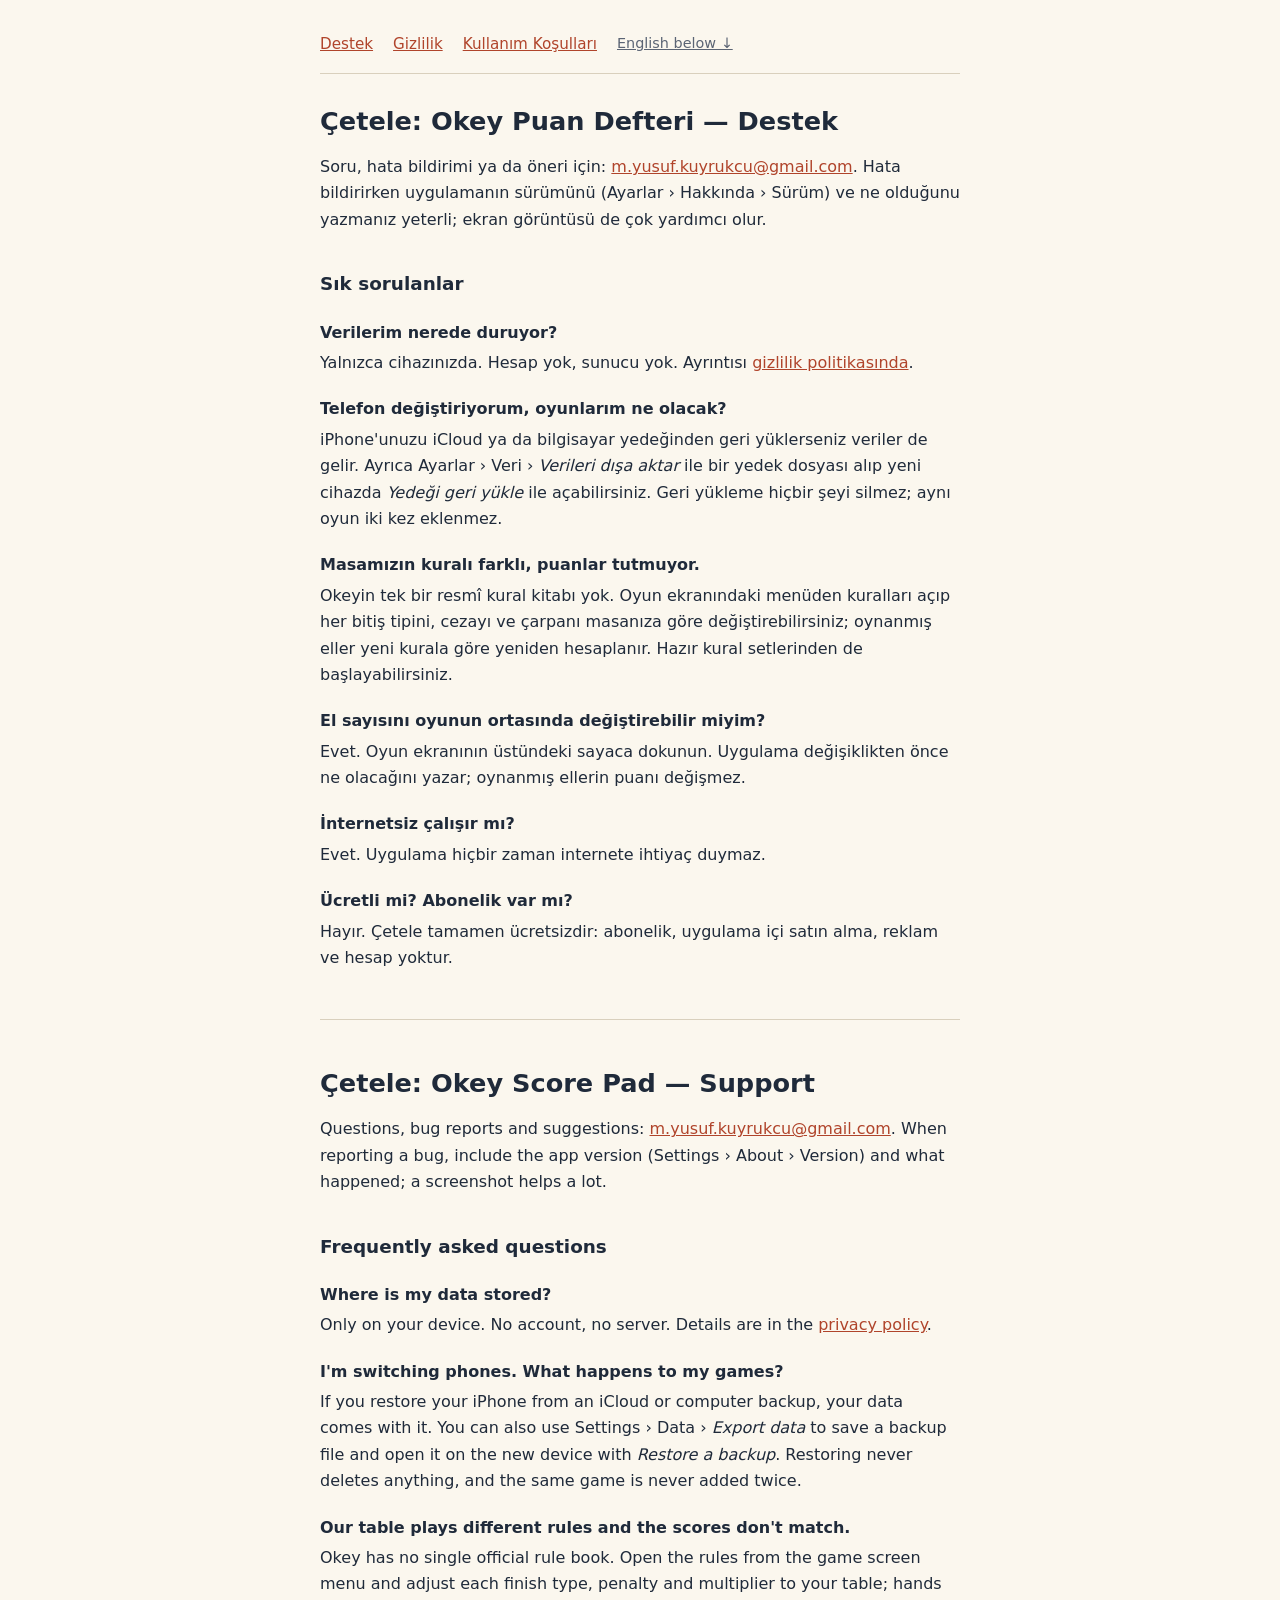
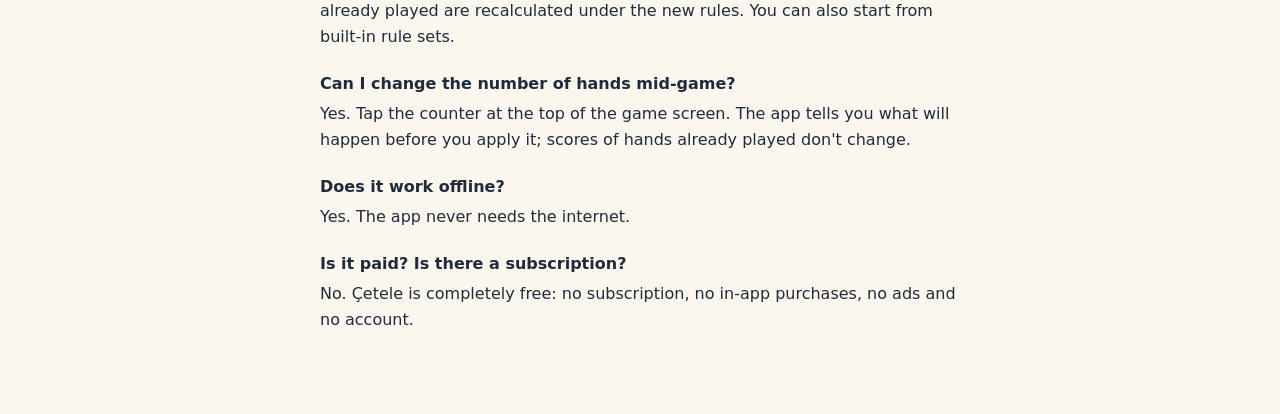
<file: index.html>
<!doctype html>
<html lang="tr">
<head>
<meta charset="utf-8">
<meta name="viewport" content="width=device-width, initial-scale=1">
<title>Çetele — Destek</title>
<link rel="stylesheet" href="stil.css">
</head>
<body>
<main>
<nav>
  <a href="./">Destek</a>
  <a href="privacy.html">Gizlilik</a>
  <a href="terms.html">Kullanım Koşulları</a>
  <a href="#en" class="dil">English below ↓</a>
</nav>

<h1>Çetele: Okey Puan Defteri — Destek</h1>

<p>Soru, hata bildirimi ya da öneri için:
<a href="mailto:m.yusuf.kuyrukcu@gmail.com">m.yusuf.kuyrukcu@gmail.com</a>.
Hata bildirirken uygulamanın sürümünü (Ayarlar › Hakkında › Sürüm) ve ne olduğunu
yazmanız yeterli; ekran görüntüsü de çok yardımcı olur.</p>

<h2>Sık sorulanlar</h2>
<dl>
  <dt>Verilerim nerede duruyor?</dt>
  <dd>Yalnızca cihazınızda. Hesap yok, sunucu yok. Ayrıntısı
  <a href="privacy.html">gizlilik politikasında</a>.</dd>

  <dt>Telefon değiştiriyorum, oyunlarım ne olacak?</dt>
  <dd>iPhone'unuzu iCloud ya da bilgisayar yedeğinden geri yüklerseniz veriler de gelir.
  Ayrıca Ayarlar › Veri › <em>Verileri dışa aktar</em> ile bir yedek dosyası alıp
  yeni cihazda <em>Yedeği geri yükle</em> ile açabilirsiniz. Geri yükleme hiçbir şeyi
  silmez; aynı oyun iki kez eklenmez.</dd>

  <dt>Masamızın kuralı farklı, puanlar tutmuyor.</dt>
  <dd>Okeyin tek bir resmî kural kitabı yok. Oyun ekranındaki menüden kuralları açıp her
  bitiş tipini, cezayı ve çarpanı masanıza göre değiştirebilirsiniz; oynanmış eller yeni
  kurala göre yeniden hesaplanır. Hazır kural setlerinden de başlayabilirsiniz.</dd>

  <dt>El sayısını oyunun ortasında değiştirebilir miyim?</dt>
  <dd>Evet. Oyun ekranının üstündeki sayaca dokunun. Uygulama değişiklikten önce ne
  olacağını yazar; oynanmış ellerin puanı değişmez.</dd>

  <dt>İnternetsiz çalışır mı?</dt>
  <dd>Evet. Uygulama hiçbir zaman internete ihtiyaç duymaz.</dd>

  <dt>Ücretli mi? Abonelik var mı?</dt>
  <dd>Hayır. Çetele tamamen ücretsizdir: abonelik, uygulama içi satın alma, reklam ve hesap yoktur.</dd>
</dl>

<hr>

<div lang="en" id="en">
<h1>Çetele: Okey Score Pad — Support</h1>

<p>Questions, bug reports and suggestions:
<a href="mailto:m.yusuf.kuyrukcu@gmail.com">m.yusuf.kuyrukcu@gmail.com</a>.
When reporting a bug, include the app version (Settings › About › Version) and what
happened; a screenshot helps a lot.</p>

<h2>Frequently asked questions</h2>
<dl>
  <dt>Where is my data stored?</dt>
  <dd>Only on your device. No account, no server. Details are in the
  <a href="privacy.html">privacy policy</a>.</dd>

  <dt>I'm switching phones. What happens to my games?</dt>
  <dd>If you restore your iPhone from an iCloud or computer backup, your data comes with it.
  You can also use Settings › Data › <em>Export data</em> to save a backup file and
  open it on the new device with <em>Restore a backup</em>. Restoring never deletes anything, and
  the same game is never added twice.</dd>

  <dt>Our table plays different rules and the scores don't match.</dt>
  <dd>Okey has no single official rule book. Open the rules from the game screen menu and adjust
  each finish type, penalty and multiplier to your table; hands already played are recalculated
  under the new rules. You can also start from built-in rule sets.</dd>

  <dt>Can I change the number of hands mid-game?</dt>
  <dd>Yes. Tap the counter at the top of the game screen. The app tells you what will happen
  before you apply it; scores of hands already played don't change.</dd>

  <dt>Does it work offline?</dt>
  <dd>Yes. The app never needs the internet.</dd>

  <dt>Is it paid? Is there a subscription?</dt>
  <dd>No. Çetele is completely free: no subscription, no in-app purchases, no ads and no account.</dd>
</dl>
</div>
</main>
</body>
</html>
</file>
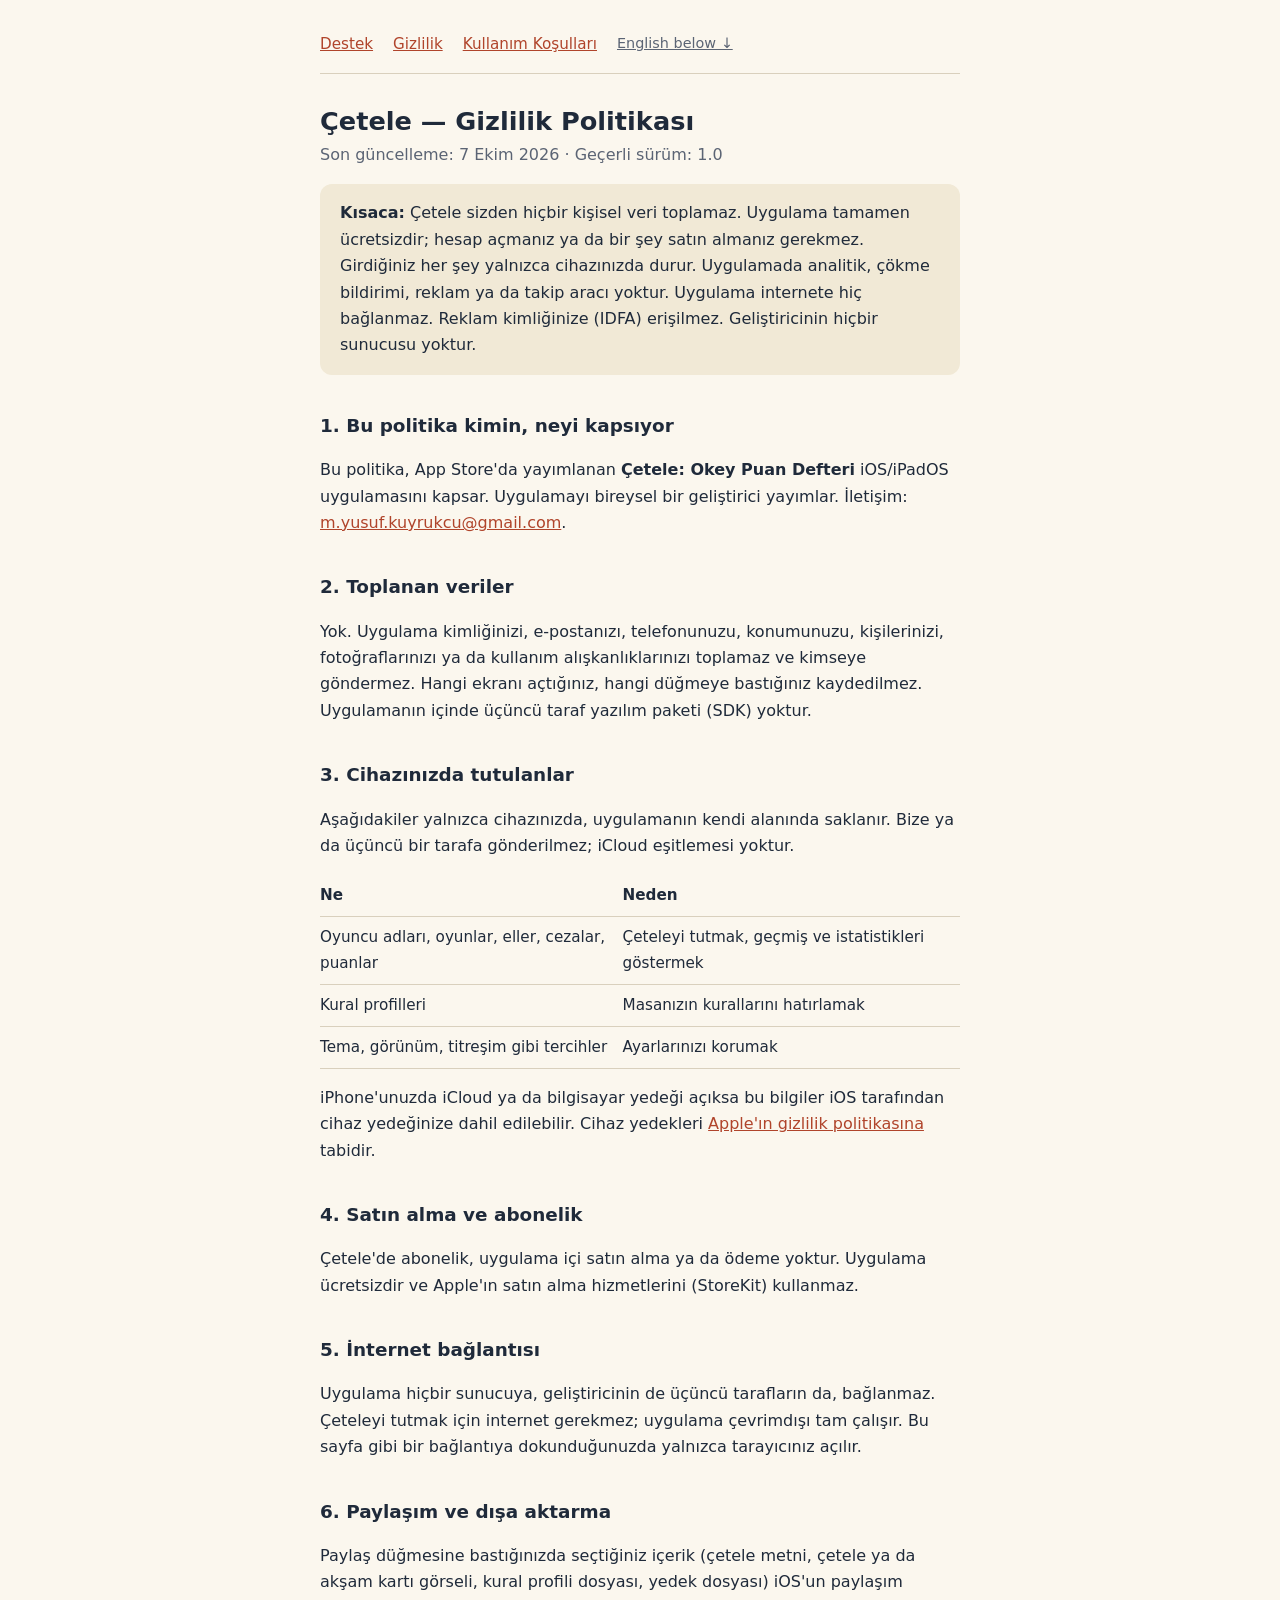
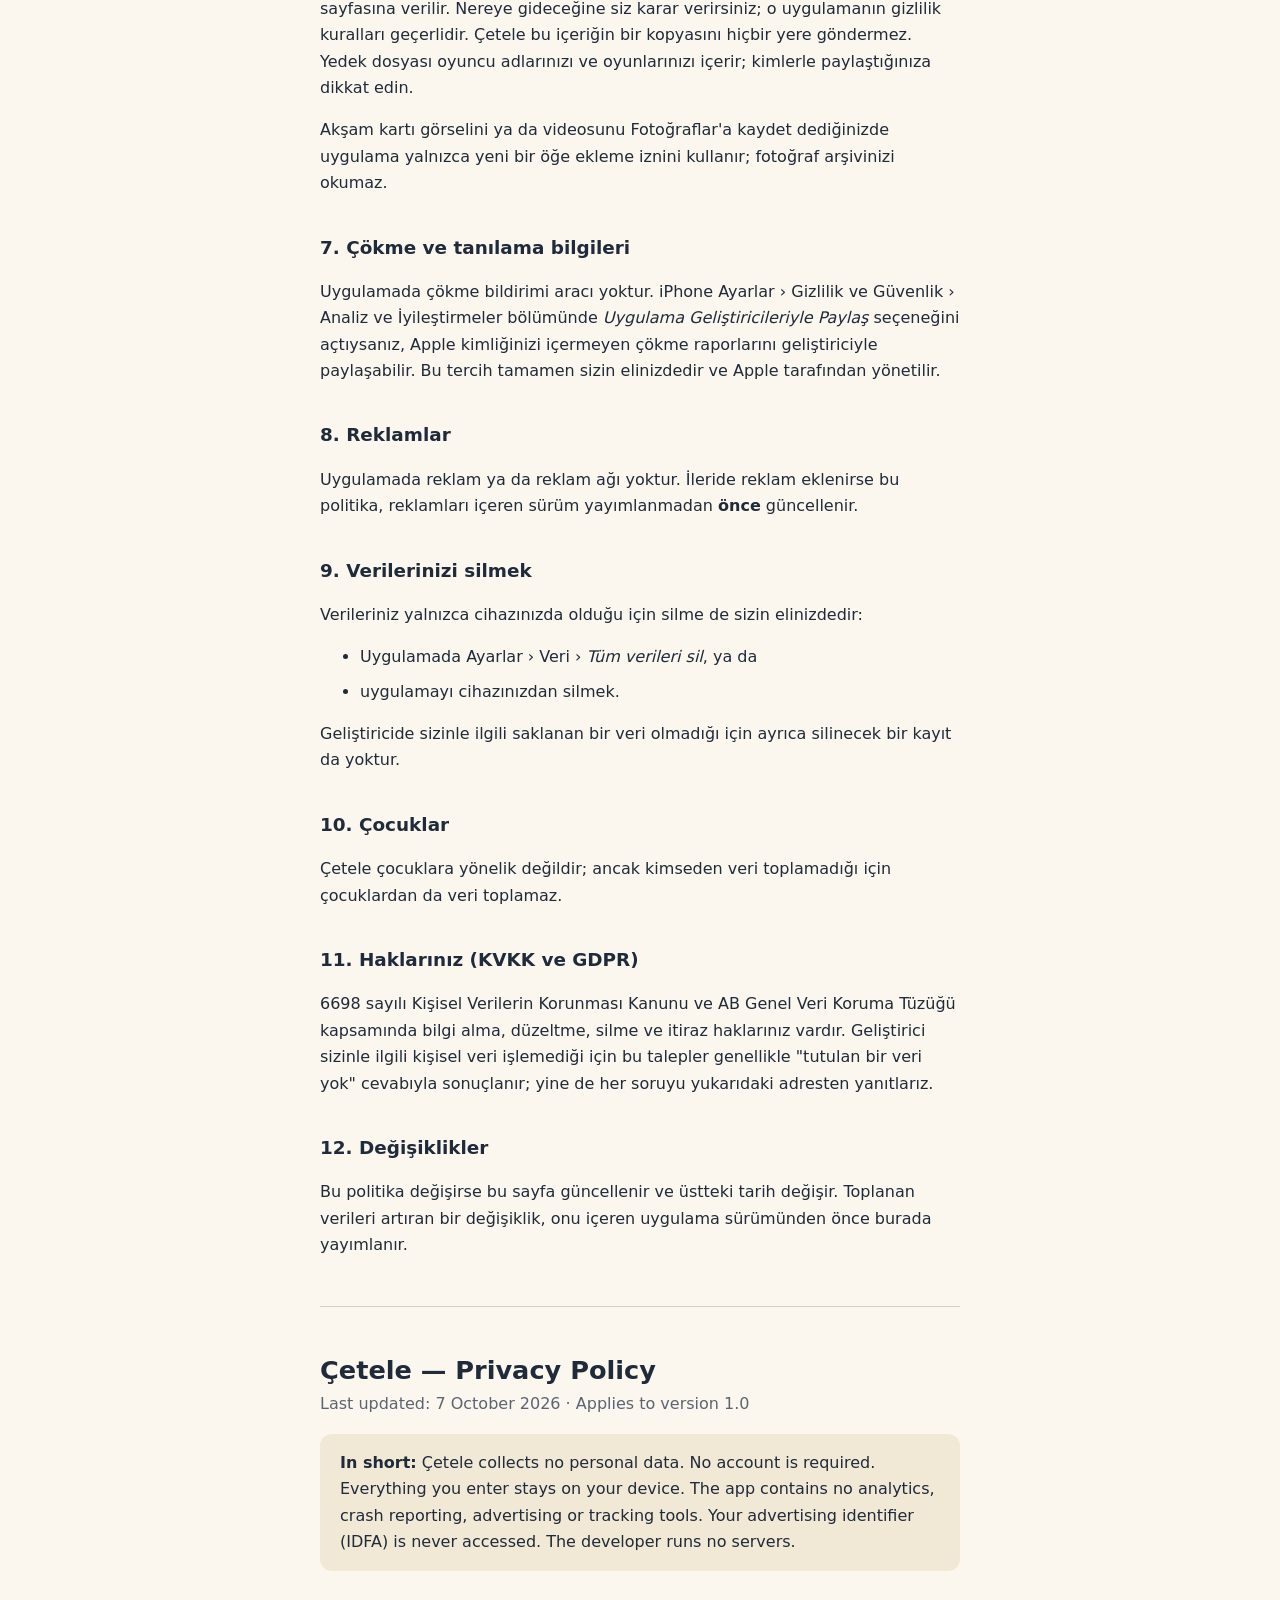
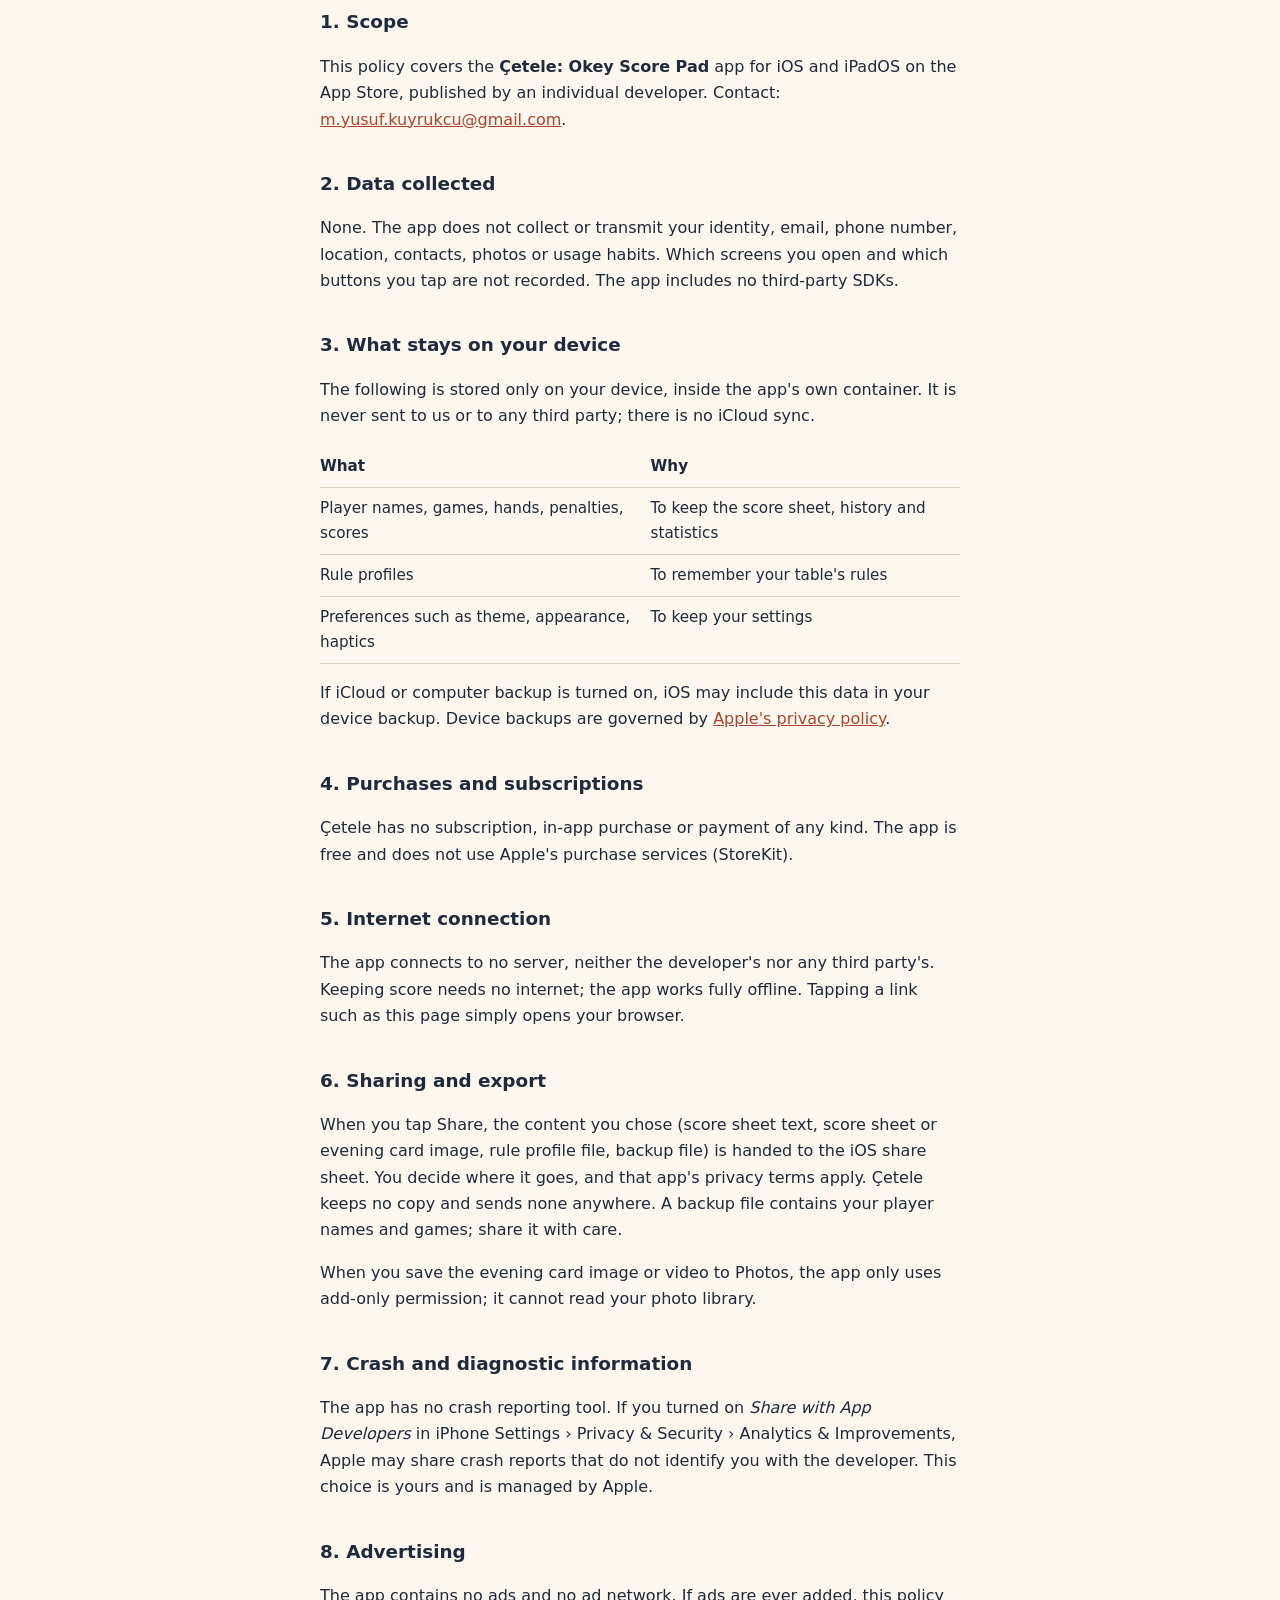
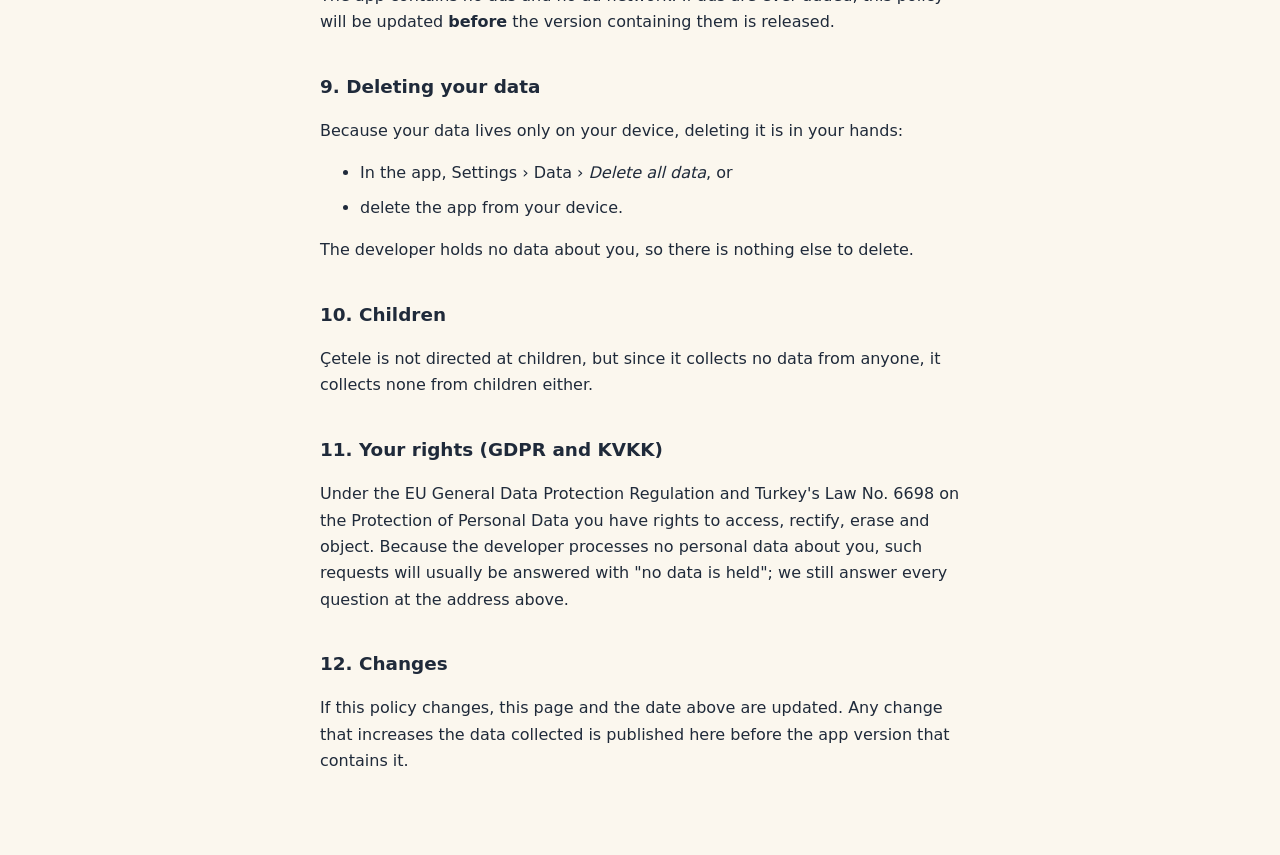
<file: privacy.html>
<!doctype html>
<html lang="tr">
<head>
<meta charset="utf-8">
<meta name="viewport" content="width=device-width, initial-scale=1">
<title>Çetele — Gizlilik Politikası</title>
<link rel="stylesheet" href="stil.css">
</head>
<body>
<main>
<!-- Kaynak: cetele/Yayin/site/. Uygulama davranışı değişirse (ağ, SDK, yeni veri)
     bu sayfa, Yayin/GIZLILIK.md ve App Store gizlilik beyanı birlikte güncellenir. -->

<nav>
  <a href="./">Destek</a>
  <a href="privacy.html">Gizlilik</a>
  <a href="terms.html">Kullanım Koşulları</a>
  <a href="#en" class="dil">English below ↓</a>
</nav>

<h1>Çetele — Gizlilik Politikası</h1>
<p class="tarih">Son güncelleme: 7 Ekim 2026 · Geçerli sürüm: 1.0</p>

<p class="ozet"><strong>Kısaca:</strong> Çetele sizden hiçbir kişisel veri toplamaz.
Uygulama tamamen ücretsizdir; hesap açmanız ya da bir şey satın almanız gerekmez. Girdiğiniz her şey yalnızca cihazınızda durur. Uygulamada
analitik, çökme bildirimi, reklam ya da takip aracı yoktur. Uygulama internete hiç bağlanmaz. Reklam kimliğinize (IDFA)
erişilmez. Geliştiricinin hiçbir sunucusu yoktur.</p>

<h2>1. Bu politika kimin, neyi kapsıyor</h2>
<p>Bu politika, App Store'da yayımlanan <strong>Çetele: Okey Puan Defteri</strong>
iOS/iPadOS uygulamasını kapsar. Uygulamayı bireysel bir geliştirici yayımlar.
İletişim: <a href="mailto:m.yusuf.kuyrukcu@gmail.com">m.yusuf.kuyrukcu@gmail.com</a>.</p>

<h2>2. Toplanan veriler</h2>
<p>Yok. Uygulama kimliğinizi, e-postanızı, telefonunuzu, konumunuzu, kişilerinizi,
fotoğraflarınızı ya da kullanım alışkanlıklarınızı toplamaz ve kimseye göndermez.
Hangi ekranı açtığınız, hangi düğmeye bastığınız kaydedilmez. Uygulamanın içinde
üçüncü taraf yazılım paketi (SDK) yoktur.</p>

<h2>3. Cihazınızda tutulanlar</h2>
<p>Aşağıdakiler yalnızca cihazınızda, uygulamanın kendi alanında saklanır. Bize ya da
üçüncü bir tarafa gönderilmez; iCloud eşitlemesi yoktur.</p>
<table>
  <tr><th>Ne</th><th>Neden</th></tr>
  <tr><td>Oyuncu adları, oyunlar, eller, cezalar, puanlar</td><td>Çeteleyi tutmak, geçmiş ve istatistikleri göstermek</td></tr>
  <tr><td>Kural profilleri</td><td>Masanızın kurallarını hatırlamak</td></tr>
  <tr><td>Tema, görünüm, titreşim gibi tercihler</td><td>Ayarlarınızı korumak</td></tr>
</table>
<p>iPhone'unuzda iCloud ya da bilgisayar yedeği açıksa bu bilgiler iOS tarafından
cihaz yedeğinize dahil edilebilir. Cihaz yedekleri
<a href="https://www.apple.com/tr/legal/privacy/">Apple'ın gizlilik politikasına</a> tabidir.</p>

<h2>4. Satın alma ve abonelik</h2>
<p>Çetele'de abonelik, uygulama içi satın alma ya da ödeme yoktur. Uygulama ücretsizdir ve
Apple'ın satın alma hizmetlerini (StoreKit) kullanmaz.</p>

<h2>5. İnternet bağlantısı</h2>
<p>Uygulama hiçbir sunucuya, geliştiricinin de üçüncü tarafların da, bağlanmaz.
Çeteleyi tutmak için internet gerekmez; uygulama çevrimdışı tam çalışır. Bu sayfa gibi bir
bağlantıya dokunduğunuzda yalnızca tarayıcınız açılır.</p>

<h2>6. Paylaşım ve dışa aktarma</h2>
<p>Paylaş düğmesine bastığınızda seçtiğiniz içerik (çetele metni, çetele ya da akşam
kartı görseli, kural profili dosyası, yedek dosyası) iOS'un paylaşım sayfasına verilir.
Nereye gideceğine siz karar verirsiniz; o uygulamanın gizlilik kuralları geçerlidir.
Çetele bu içeriğin bir kopyasını hiçbir yere göndermez. Yedek dosyası oyuncu adlarınızı
ve oyunlarınızı içerir; kimlerle paylaştığınıza dikkat edin.</p>
<p>Akşam kartı görselini ya da videosunu Fotoğraflar'a kaydet dediğinizde uygulama yalnızca
yeni bir öğe ekleme iznini kullanır; fotoğraf arşivinizi okumaz.</p>

<h2>7. Çökme ve tanılama bilgileri</h2>
<p>Uygulamada çökme bildirimi aracı yoktur. iPhone Ayarlar › Gizlilik ve Güvenlik ›
Analiz ve İyileştirmeler bölümünde <em>Uygulama Geliştiricileriyle Paylaş</em>
seçeneğini açtıysanız, Apple kimliğinizi içermeyen çökme raporlarını geliştiriciyle
paylaşabilir. Bu tercih tamamen sizin elinizdedir ve Apple tarafından yönetilir.</p>

<h2>8. Reklamlar</h2>
<p>Uygulamada reklam ya da reklam ağı yoktur. İleride reklam eklenirse bu politika,
reklamları içeren sürüm yayımlanmadan <strong>önce</strong> güncellenir.</p>

<h2>9. Verilerinizi silmek</h2>
<p>Verileriniz yalnızca cihazınızda olduğu için silme de sizin elinizdedir:</p>
<ul>
  <li>Uygulamada Ayarlar › Veri › <em>Tüm verileri sil</em>, ya da</li>
  <li>uygulamayı cihazınızdan silmek.</li>
</ul>
<p>Geliştiricide sizinle ilgili saklanan bir veri olmadığı için ayrıca silinecek bir kayıt da yoktur.</p>

<h2>10. Çocuklar</h2>
<p>Çetele çocuklara yönelik değildir; ancak kimseden veri toplamadığı için çocuklardan
da veri toplamaz.</p>

<h2>11. Haklarınız (KVKK ve GDPR)</h2>
<p>6698 sayılı Kişisel Verilerin Korunması Kanunu ve AB Genel Veri Koruma Tüzüğü
kapsamında bilgi alma, düzeltme, silme ve itiraz haklarınız vardır. Geliştirici sizinle
ilgili kişisel veri işlemediği için bu talepler genellikle "tutulan bir veri yok"
cevabıyla sonuçlanır; yine de her soruyu yukarıdaki adresten yanıtlarız.</p>

<h2>12. Değişiklikler</h2>
<p>Bu politika değişirse bu sayfa güncellenir ve üstteki tarih değişir. Toplanan verileri
artıran bir değişiklik, onu içeren uygulama sürümünden önce burada yayımlanır.</p>

<hr>

<div lang="en" id="en">
<h1>Çetele — Privacy Policy</h1>
<p class="tarih">Last updated: 7 October 2026 · Applies to version 1.0</p>

<p class="ozet"><strong>In short:</strong> Çetele collects no personal data. No account
is required. Everything you enter stays on your device. The app contains no analytics,
crash reporting, advertising or tracking tools. Your advertising identifier (IDFA) is
never accessed. The developer runs no servers.</p>

<h2>1. Scope</h2>
<p>This policy covers the <strong>Çetele: Okey Score Pad</strong> app for iOS and iPadOS
on the App Store, published by an individual developer.
Contact: <a href="mailto:m.yusuf.kuyrukcu@gmail.com">m.yusuf.kuyrukcu@gmail.com</a>.</p>

<h2>2. Data collected</h2>
<p>None. The app does not collect or transmit your identity, email, phone number,
location, contacts, photos or usage habits. Which screens you open and which buttons you
tap are not recorded. The app includes no third-party SDKs.</p>

<h2>3. What stays on your device</h2>
<p>The following is stored only on your device, inside the app's own container. It is
never sent to us or to any third party; there is no iCloud sync.</p>
<table>
  <tr><th>What</th><th>Why</th></tr>
  <tr><td>Player names, games, hands, penalties, scores</td><td>To keep the score sheet, history and statistics</td></tr>
  <tr><td>Rule profiles</td><td>To remember your table's rules</td></tr>
  <tr><td>Preferences such as theme, appearance, haptics</td><td>To keep your settings</td></tr>
</table>
<p>If iCloud or computer backup is turned on, iOS may include this data in your device
backup. Device backups are governed by
<a href="https://www.apple.com/legal/privacy/">Apple's privacy policy</a>.</p>

<h2>4. Purchases and subscriptions</h2>
<p>Çetele has no subscription, in-app purchase or payment of any kind. The app is free and
does not use Apple's purchase services (StoreKit).</p>

<h2>5. Internet connection</h2>
<p>The app connects to no server, neither the developer's nor any third party's. Keeping
score needs no internet; the app works fully offline. Tapping a link such as this page
simply opens your browser.</p>

<h2>6. Sharing and export</h2>
<p>When you tap Share, the content you chose (score sheet text, score sheet or evening card
image, rule profile file, backup file) is handed to the iOS share sheet. You decide where it
goes, and that app's privacy terms apply. Çetele keeps no copy and sends none anywhere. A
backup file contains your player names and games; share it with care.</p>
<p>When you save the evening card image or video to Photos, the app only uses add-only
permission; it cannot read your photo library.</p>

<h2>7. Crash and diagnostic information</h2>
<p>The app has no crash reporting tool. If you turned on <em>Share with App Developers</em>
in iPhone Settings › Privacy &amp; Security › Analytics &amp; Improvements, Apple may share
crash reports that do not identify you with the developer. This choice is yours and is
managed by Apple.</p>

<h2>8. Advertising</h2>
<p>The app contains no ads and no ad network. If ads are ever added, this policy will be
updated <strong>before</strong> the version containing them is released.</p>

<h2>9. Deleting your data</h2>
<p>Because your data lives only on your device, deleting it is in your hands:</p>
<ul>
  <li>In the app, Settings › Data › <em>Delete all data</em>, or</li>
  <li>delete the app from your device.</li>
</ul>
<p>The developer holds no data about you, so there is nothing else to delete.</p>

<h2>10. Children</h2>
<p>Çetele is not directed at children, but since it collects no data from anyone, it
collects none from children either.</p>

<h2>11. Your rights (GDPR and KVKK)</h2>
<p>Under the EU General Data Protection Regulation and Turkey's Law No. 6698 on the
Protection of Personal Data you have rights to access, rectify, erase and object. Because
the developer processes no personal data about you, such requests will usually be answered
with "no data is held"; we still answer every question at the address above.</p>

<h2>12. Changes</h2>
<p>If this policy changes, this page and the date above are updated. Any change that
increases the data collected is published here before the app version that contains it.</p>
</div>
</main>
</body>
</html>
</file>
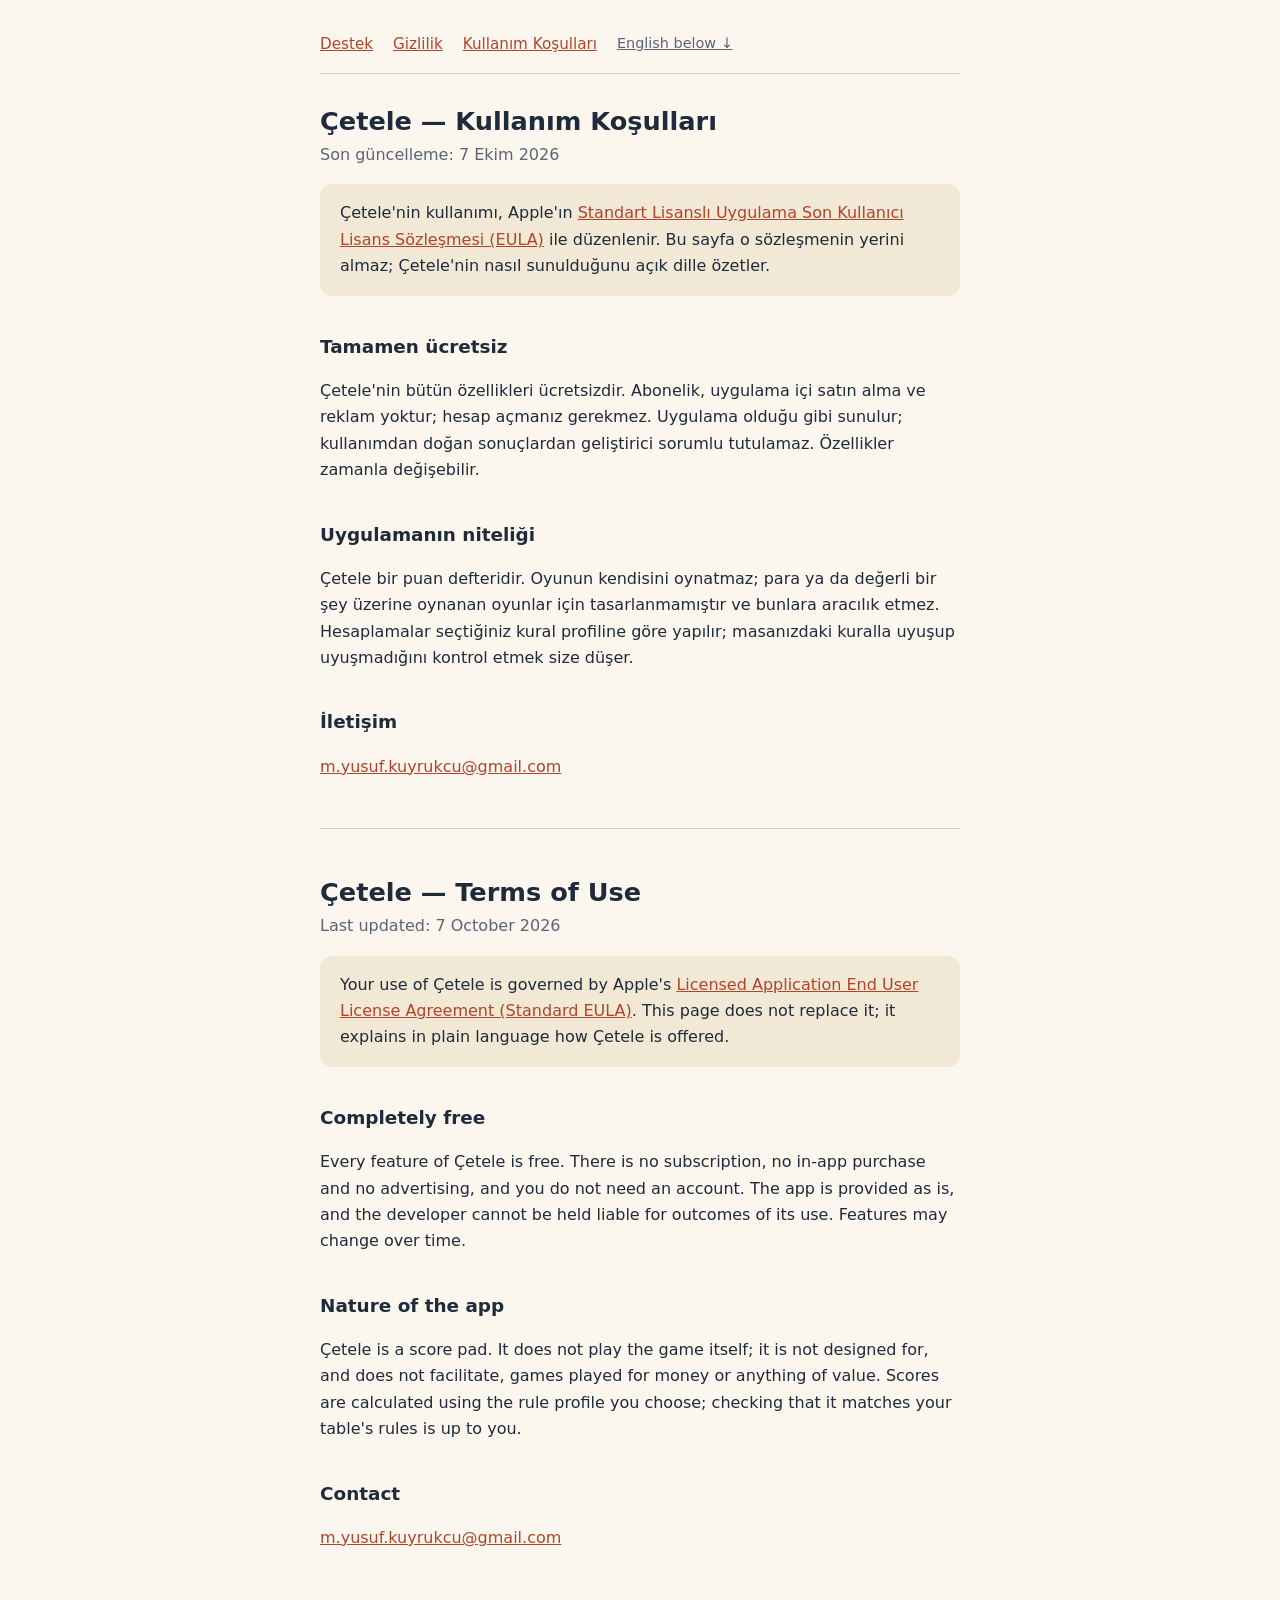
<file: terms.html>
<!doctype html>
<html lang="tr">
<head>
<meta charset="utf-8">
<meta name="viewport" content="width=device-width, initial-scale=1">
<title>Çetele — Kullanım Koşulları</title>
<link rel="stylesheet" href="stil.css">
</head>
<body>
<main>
<nav>
  <a href="./">Destek</a>
  <a href="privacy.html">Gizlilik</a>
  <a href="terms.html">Kullanım Koşulları</a>
  <a href="#en" class="dil">English below ↓</a>
</nav>

<h1>Çetele — Kullanım Koşulları</h1>
<p class="tarih">Son güncelleme: 7 Ekim 2026</p>

<p class="ozet">Çetele'nin kullanımı, Apple'ın
<a href="https://www.apple.com/legal/internet-services/itunes/dev/stdeula/">Standart
Lisanslı Uygulama Son Kullanıcı Lisans Sözleşmesi (EULA)</a> ile düzenlenir. Bu sayfa
o sözleşmenin yerini almaz; Çetele'nin nasıl sunulduğunu açık dille özetler.</p>

<h2>Tamamen ücretsiz</h2>
<p>Çetele'nin bütün özellikleri ücretsizdir. Abonelik, uygulama içi satın alma ve reklam
yoktur; hesap açmanız gerekmez. Uygulama olduğu gibi sunulur; kullanımdan doğan sonuçlardan
geliştirici sorumlu tutulamaz. Özellikler zamanla değişebilir.</p>

<h2>Uygulamanın niteliği</h2>
<p>Çetele bir puan defteridir. Oyunun kendisini oynatmaz; para ya da değerli bir şey
üzerine oynanan oyunlar için tasarlanmamıştır ve bunlara aracılık etmez. Hesaplamalar
seçtiğiniz kural profiline göre yapılır; masanızdaki kuralla uyuşup uyuşmadığını
kontrol etmek size düşer.</p>

<h2>İletişim</h2>
<p><a href="mailto:m.yusuf.kuyrukcu@gmail.com">m.yusuf.kuyrukcu@gmail.com</a></p>

<hr>

<div lang="en" id="en">
<h1>Çetele — Terms of Use</h1>
<p class="tarih">Last updated: 7 October 2026</p>

<p class="ozet">Your use of Çetele is governed by Apple's
<a href="https://www.apple.com/legal/internet-services/itunes/dev/stdeula/">Licensed
Application End User License Agreement (Standard EULA)</a>. This page does not replace it;
it explains in plain language how Çetele is offered.</p>

<h2>Completely free</h2>
<p>Every feature of Çetele is free. There is no subscription, no in-app purchase and no
advertising, and you do not need an account. The app is provided as is, and the developer
cannot be held liable for outcomes of its use. Features may change over time.</p>

<h2>Nature of the app</h2>
<p>Çetele is a score pad. It does not play the game itself; it is not designed for, and does
not facilitate, games played for money or anything of value. Scores are calculated using the
rule profile you choose; checking that it matches your table's rules is up to you.</p>

<h2>Contact</h2>
<p><a href="mailto:m.yusuf.kuyrukcu@gmail.com">m.yusuf.kuyrukcu@gmail.com</a></p>
</div>
</main>
</body>
</html>
</file>
<file: stil.css>
/* Çetele destek sayfaları — defter kâğıdı tonları, açık/koyu. */
:root {
  --kagit: #fbf7ee; --metin: #1f2a3a; --ikincil: #5b6474; --cizgi: #d9d0bd;
  --vurgu: #b0442b; --kutu: #f1e9d6;
  color-scheme: light dark;
}
@media (prefers-color-scheme: dark) {
  :root { --kagit: #1c1a17; --metin: #ece6d8; --ikincil: #a8a192; --cizgi: #3a362f;
          --vurgu: #e2805f; --kutu: #29251f; }
}
* { box-sizing: border-box; }
body { background: var(--kagit); color: var(--metin); margin: 0;
       font: 16px/1.65 -apple-system, BlinkMacSystemFont, "Segoe UI", system-ui, sans-serif; }
main { max-width: 42rem; margin: 0 auto; padding: 2rem 16px 4rem; }
nav { display: flex; flex-wrap: wrap; gap: .25rem 1.25rem; font-size: .95rem;
      padding-bottom: 1rem; border-bottom: 1px solid var(--cizgi); }
h1 { font-size: 1.6rem; line-height: 1.25; margin: 2rem 0 .25rem; }
h2 { font-size: 1.15rem; margin-top: 2.25rem; }
.tarih { color: var(--ikincil); margin-top: 0; }
.ozet { padding: 1rem 1.25rem; border-radius: 12px; background: var(--kutu); }
table { width: 100%; border-collapse: collapse; font-size: .95rem; }
th, td { text-align: left; vertical-align: top; padding: .5rem .5rem .5rem 0;
         border-bottom: 1px solid var(--cizgi); }
dt { font-weight: 600; margin-top: 1.25rem; }
dd { margin: .25rem 0 0; }
li { margin-bottom: .5rem; }
hr { border: 0; border-top: 1px solid var(--cizgi); margin: 3rem 0; }
a { color: var(--vurgu); }
.dil { font-size: .9rem; color: var(--ikincil); }
</file>
